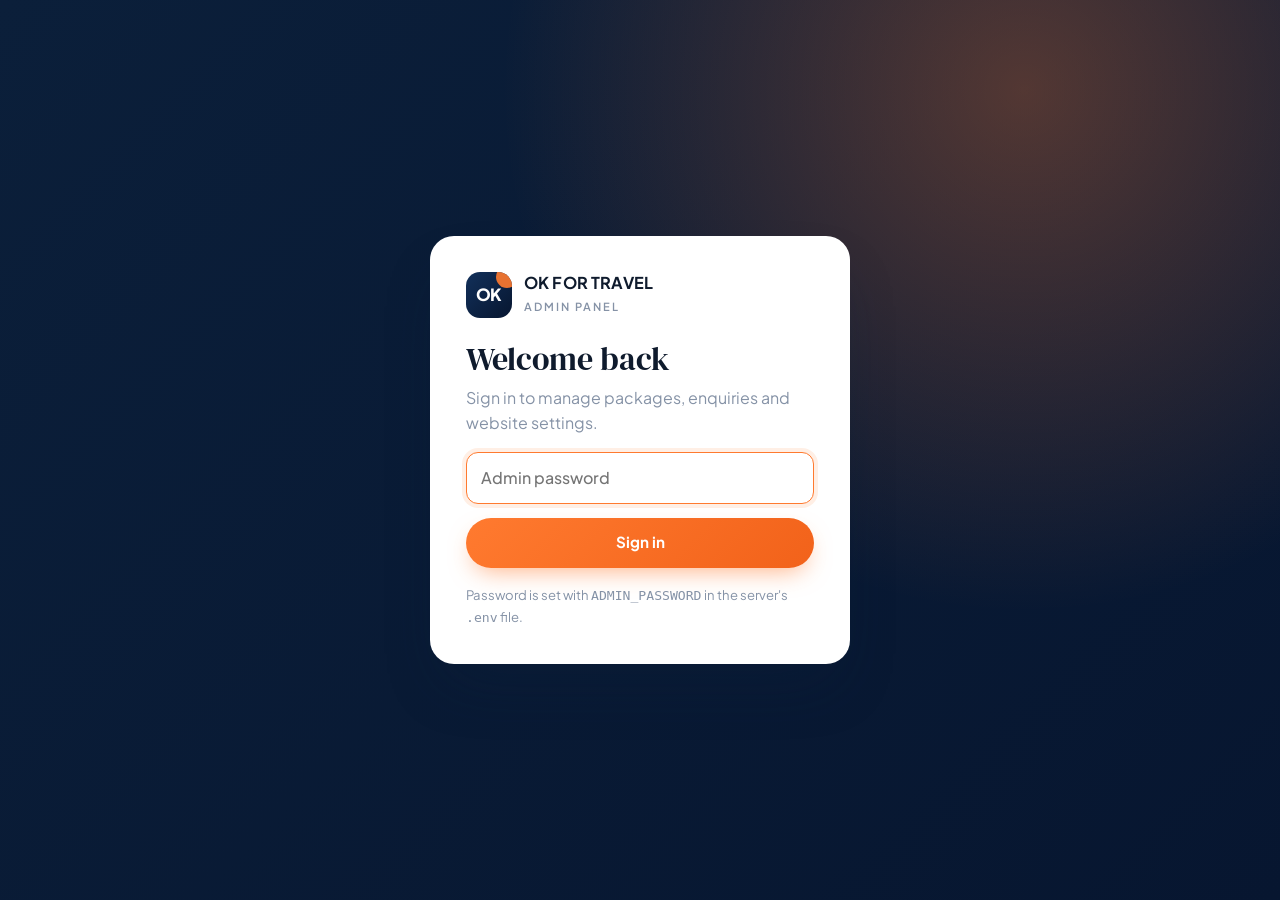
<file: admin.html>
<!doctype html>
<html lang="en">
<head>
  <meta charset="utf-8">
  <meta name="viewport" content="width=device-width, initial-scale=1">
  <meta name="robots" content="noindex">
  <title>Admin — OK FOR TRAVEL AND TOURISM CO</title>
  <link rel="preconnect" href="https://fonts.googleapis.com">
  <link rel="preconnect" href="https://fonts.gstatic.com" crossorigin>
  <link href="https://fonts.googleapis.com/css2?family=DM+Serif+Display&family=Plus+Jakarta+Sans:wght@400;500;600;700;800&display=swap" rel="stylesheet">
  <link rel="stylesheet" href="css/style.css">
  <style>
    body { background: var(--bg-soft); }
    .login { min-height: 100vh; display: grid; place-items: center; padding: 20px; background: radial-gradient(circle at 80% 10%, rgba(255,122,47,.3), transparent 40%), linear-gradient(135deg, var(--navy-800), var(--navy-900)); }
    .login-card { background: #fff; border-radius: 24px; padding: 36px; width: min(420px, 100%); box-shadow: var(--shadow-lg); }
    .login-card h1 { font-family: var(--display); font-weight: 400; font-size: 2rem; margin: 22px 0 6px; }
    .admin { display: none; grid-template-columns: 250px 1fr; min-height: 100vh; }
    .admin.show { display: grid; }
    .side { background: var(--navy-900); color: #b8c4d9; padding: 22px 16px; position: sticky; top: 0; height: 100vh; display: flex; flex-direction: column; gap: 4px; }
    .side .brand { margin-bottom: 26px; padding: 0 8px; }
    .side .brand-text strong { color: #fff; font-size: .9rem; }
    .side button, .side a.side-link { display: flex; align-items: center; gap: 12px; padding: 11px 14px; border-radius: 12px; font-weight: 600; font-size: .92rem; color: #b8c4d9; text-align: left; transition: all .2s; width: 100%; }
    .side button:hover, .side a.side-link:hover { background: rgba(255,255,255,.06); color: #fff; }
    .side button.active { background: var(--accent); color: #fff; }
    .side .spacer { flex: 1; }
    .side .count { margin-left: auto; background: rgba(255,255,255,.12); padding: 1px 8px; border-radius: 999px; font-size: .75rem; }
    main.content { padding: 28px clamp(16px, 3vw, 40px); min-width: 0; }
    .topline { display: flex; justify-content: space-between; align-items: center; gap: 16px; margin-bottom: 24px; flex-wrap: wrap; }
    .topline h1 { margin: 0; font-size: 1.6rem; }
    .topline p { margin: 2px 0 0; color: var(--muted); }
    .view { display: none; animation: fadeUp .35s var(--ease); }
    .view.active { display: block; }
    .cards4 { display: grid; grid-template-columns: repeat(4, 1fr); gap: 16px; margin-bottom: 24px; }
    .kpi { background: #fff; border-radius: 18px; padding: 20px; border: 1px solid var(--line); display: flex; gap: 14px; align-items: center; }
    .kpi .ic { width: 48px; height: 48px; border-radius: 14px; display: grid; place-items: center; color: #fff; font-size: 1.2rem; }
    .kpi b { display: block; font-size: 1.6rem; color: var(--ink); line-height: 1.1; }
    .kpi small { color: var(--muted); font-weight: 600; }
    .panel { background: #fff; border-radius: 18px; border: 1px solid var(--line); padding: 20px; }
    .panel h3 { font-size: 1.05rem; }
    .pkg-rows { display: grid; gap: 12px; }
    .pkg-row { background: #fff; border: 1px solid var(--line); border-radius: 16px; padding: 12px; display: grid; grid-template-columns: auto 92px 1fr auto auto; gap: 16px; align-items: center; transition: box-shadow .2s; }
    .pkg-row:hover { box-shadow: var(--shadow-sm); }
    .pkg-row.inactive { opacity: .55; }
    .pkg-row img { width: 92px; height: 68px; object-fit: cover; border-radius: 10px; background: var(--line); }
    .pkg-row h4 { margin: 0 0 2px; font-size: 1rem; }
    .pkg-row small { color: var(--muted); }
    .pkg-row .price { font-weight: 800; color: var(--ink); font-size: 1.1rem; text-align: right; }
    .row-actions { display: flex; gap: 6px; }
    .row-actions .icon-btn { width: 36px; height: 36px; }
    .row-actions .icon-btn.danger:hover { border-color: #e53e3e; color: #e53e3e; }
    .move { display: grid; gap: 2px; }
    .move button { width: 28px; height: 22px; border-radius: 6px; color: var(--muted); display: grid; place-items: center; }
    .move button:hover { background: var(--bg-soft); color: var(--ink); }
    .switch { position: relative; display: inline-flex; align-items: center; gap: 8px; cursor: pointer; font-size: .82rem; font-weight: 600; color: var(--muted); }
    .switch input { display: none; }
    .switch i { width: 38px; height: 22px; border-radius: 999px; background: var(--line); position: relative; transition: background .2s; }
    .switch i::after { content: ""; position: absolute; left: 3px; top: 3px; width: 16px; height: 16px; border-radius: 50%; background: #fff; transition: transform .2s; box-shadow: 0 1px 3px rgba(0,0,0,.2); }
    .switch input:checked + i { background: var(--wa); }
    .switch input:checked + i::after { transform: translateX(16px); }
    .toggles { display: grid; gap: 6px; }

    .drawer { position: fixed; inset: 0; z-index: 100; visibility: hidden; }
    .drawer.open { visibility: visible; }
    .drawer .modal-backdrop { opacity: 0; transition: opacity .3s; }
    .drawer.open .modal-backdrop { opacity: 1; }
    .drawer-box { position: absolute; right: 0; top: 0; bottom: 0; width: min(760px, 100%); background: #fff; transform: translateX(100%); transition: transform .4s var(--ease); display: flex; flex-direction: column; }
    .drawer.open .drawer-box { transform: none; }
    .drawer-head, .drawer-foot { padding: 18px 24px; border-bottom: 1px solid var(--line); display: flex; justify-content: space-between; align-items: center; gap: 10px; }
    .drawer-foot { border-top: 1px solid var(--line); border-bottom: 0; }
    .drawer-head h3 { margin: 0; }
    .drawer-body { padding: 24px; overflow: auto; flex: 1; }
    .fg { display: grid; grid-template-columns: repeat(4, 1fr); gap: 14px; }
    .fg .c2 { grid-column: span 2; } .fg .c4 { grid-column: 1 / -1; }
    .fl label { display: block; font-size: .78rem; font-weight: 700; color: var(--ink); margin-bottom: 6px; }
    .fl small { color: var(--muted); font-weight: 500; }
    .img-prev { grid-column: 1 / -1; display: flex; gap: 14px; align-items: center; }
    .img-prev img { width: 180px; height: 120px; object-fit: cover; border-radius: 12px; background: var(--line); }
    .section-title { grid-column: 1 / -1; font-size: .78rem; text-transform: uppercase; letter-spacing: .12em; color: var(--accent-600); font-weight: 800; margin: 10px 0 -4px; }

    .enq { background: #fff; border: 1px solid var(--line); border-radius: 16px; padding: 16px 18px; margin-bottom: 12px; display: grid; grid-template-columns: 1fr auto; gap: 14px; }
    .enq pre { white-space: pre-wrap; font-family: inherit; margin: 8px 0 0; color: var(--ink); font-size: .92rem; }
    .enq .meta { display: flex; gap: 10px; flex-wrap: wrap; align-items: center; font-size: .8rem; color: var(--muted); }
    .empty-sm { text-align: center; padding: 40px; color: var(--muted); background: #fff; border-radius: 16px; border: 1px dashed var(--line); }

    @media (max-width: 960px) {
      .admin.show { grid-template-columns: 1fr; }
      .side { position: static; height: auto; flex-direction: row; flex-wrap: wrap; padding: 12px; }
      .side .brand { width: 100%; margin-bottom: 8px; }
      .side button, .side a.side-link { width: auto; }
      .side .spacer { display: none; }
      .cards4 { grid-template-columns: 1fr 1fr; }
      .pkg-row { grid-template-columns: 70px 1fr; }
      .pkg-row .move { display: none; }
      .pkg-row img { width: 70px; height: 56px; }
      .pkg-row .toggles, .pkg-row .row-actions { grid-column: 1 / -1; }
      .toggles { grid-auto-flow: column; justify-content: start; gap: 16px; }
      .fg { grid-template-columns: 1fr 1fr; }
      .fg .c2 { grid-column: 1 / -1; }
    }
  </style>
</head>
<body>

<!-- Login -->
<div class="login" id="loginView">
  <form class="login-card" id="loginForm">
    <div class="brand"><div class="brand-mark"><span>OK</span></div><div class="brand-text"><strong>OK FOR TRAVEL</strong><small>Admin panel</small></div></div>
    <h1>Welcome back</h1>
    <p style="color:var(--muted)">Sign in to manage packages, enquiries and website settings.</p>
    <input class="inp" type="password" id="pwd" placeholder="Admin password" required autofocus>
    <button class="btn btn-primary btn-block" style="margin-top:14px" type="submit">Sign in</button>
    <p style="margin:16px 0 0;font-size:.82rem;color:var(--muted)">Password is set with <code>ADMIN_PASSWORD</code> in the server's <code>.env</code> file.</p>
  </form>
</div>

<!-- Admin app -->
<div class="admin" id="adminView">
  <aside class="side">
    <a href="/" class="brand"><div class="brand-mark"><span>OK</span></div><div class="brand-text"><strong>OK FOR TRAVEL</strong></div></a>
    <button data-view="dashboard" class="active"><svg class="i" data-icon="grid"></svg>Dashboard</button>
    <button data-view="packages"><svg class="i" data-icon="palm"></svg>Packages<span class="count" id="cntPkg">0</span></button>
    <button data-view="enquiries"><svg class="i" data-icon="inbox"></svg>Enquiries<span class="count" id="cntEnq">0</span></button>
    <button data-view="settings"><svg class="i" data-icon="settings"></svg>Settings</button>
    <div class="spacer"></div>
    <a href="/" target="_blank" class="side-link"><svg class="i" data-icon="ext"></svg>View website</a>
    <button id="logout"><svg class="i" data-icon="logout"></svg>Sign out</button>
  </aside>

  <main class="content">
    <!-- Dashboard -->
    <section class="view active" data-view="dashboard">
      <div class="topline"><div><h1>Dashboard</h1><p>Overview of your travel business.</p></div>
        <button class="btn btn-primary btn-sm" data-new-pkg><svg class="i" data-icon="plus"></svg>New package</button></div>
      <div class="cards4">
        <div class="kpi"><div class="ic" style="background:var(--accent)"><svg class="i" data-icon="palm"></svg></div><div><b id="kTotal">0</b><small>Total packages</small></div></div>
        <div class="kpi"><div class="ic" style="background:var(--teal)"><svg class="i" data-icon="eye"></svg></div><div><b id="kActive">0</b><small>Live on website</small></div></div>
        <div class="kpi"><div class="ic" style="background:var(--wa)"><svg class="i" data-icon="whatsapp"></svg></div><div><b id="kEnq">0</b><small>WhatsApp enquiries</small></div></div>
        <div class="kpi"><div class="ic" style="background:var(--navy-700)"><svg class="i" data-icon="plane"></svg></div><div><b id="kProv" style="font-size:1.1rem">—</b><small>Flight fare source</small></div></div>
      </div>
      <div class="panel">
        <div class="topline" style="margin-bottom:12px"><h3 style="margin:0">Latest enquiries</h3><button class="btn btn-ghost btn-sm" data-goto="enquiries">View all</button></div>
        <div id="dashEnq"></div>
      </div>
    </section>

    <!-- Packages -->
    <section class="view" data-view="packages">
      <div class="topline"><div><h1>Packages</h1><p>Add, edit, reorder and publish holiday packages.</p></div>
        <div style="display:flex;gap:8px;flex-wrap:wrap">
          <button class="btn btn-ghost btn-sm" id="exportBtn"><svg class="i" data-icon="download"></svg>Export</button>
          <label class="btn btn-ghost btn-sm"><svg class="i" data-icon="upload"></svg>Import<input type="file" accept="application/json" id="importInput" hidden></label>
          <button class="btn btn-primary btn-sm" data-new-pkg><svg class="i" data-icon="plus"></svg>New package</button>
        </div></div>
      <label class="input-ic" style="margin-bottom:16px;max-width:360px"><svg class="i" data-icon="search"></svg><input id="admSearch" placeholder="Search packages…"></label>
      <div class="pkg-rows" id="pkgRows"></div>
    </section>

    <!-- Enquiries -->
    <section class="view" data-view="enquiries">
      <div class="topline"><div><h1>Enquiries</h1><p>Every WhatsApp click from the website is logged here.</p></div>
        <button class="btn btn-ghost btn-sm" id="refreshEnq"><svg class="i" data-icon="refresh"></svg>Refresh</button></div>
      <div id="enqList"></div>
    </section>

    <!-- Settings -->
    <section class="view" data-view="settings">
      <div class="topline"><div><h1>Settings</h1><p>Company details, WhatsApp number and homepage content.</p></div>
        <button class="btn btn-primary btn-sm" form="settingsForm" type="submit"><svg class="i" data-icon="save"></svg>Save settings</button></div>
      <form class="panel" id="settingsForm">
        <div class="fg">
          <div class="section-title">Company</div>
          <div class="fl c2"><label>Company name</label><input class="inp" name="companyName"></div>
          <div class="fl c2"><label>Short name <small>(logo & chat header)</small></label><input class="inp" name="shortName"></div>
          <div class="fl c4"><label>Tagline</label><input class="inp" name="tagline"></div>
          <div class="section-title">Contact & WhatsApp</div>
          <div class="fl c2"><label>WhatsApp number <small>(international format, digits only, e.g. 971501234567)</small></label><input class="inp" name="whatsapp" inputmode="numeric" pattern="[0-9 +]{8,20}" required></div>
          <div class="fl c2"><label>Phone (display)</label><input class="inp" name="phone"></div>
          <div class="fl c2"><label>Email</label><input class="inp" name="email" type="email"></div>
          <div class="fl c2"><label>Address</label><input class="inp" name="address"></div>
          <div class="fl"><label>Currency code</label><input class="inp" name="currency" maxlength="3" placeholder="USD"></div>
          <div class="fl"><label>Currency symbol</label><input class="inp" name="currencySymbol" placeholder="$"></div>
          <div class="fl c2" style="align-self:end"><button type="button" class="btn btn-wa btn-sm" id="testWa"><svg class="i" data-icon="whatsapp"></svg>Test WhatsApp link</button></div>
          <div class="section-title">Homepage hero</div>
          <div class="fl c4"><label>Headline <small>(last word is highlighted)</small></label><input class="inp" name="heroTitle"></div>
          <div class="fl c4"><label>Sub-headline</label><textarea class="inp" name="heroSubtitle"></textarea></div>
          <div class="fl c4"><label>Background image URL</label><input class="inp" name="heroImage"></div>
          <div class="section-title">Social links</div>
          <div class="fl"><label>Facebook</label><input class="inp" name="social.facebook"></div>
          <div class="fl"><label>Instagram</label><input class="inp" name="social.instagram"></div>
          <div class="fl"><label>TikTok</label><input class="inp" name="social.tiktok"></div>
          <div class="fl"><label>YouTube</label><input class="inp" name="social.youtube"></div>
          <div class="section-title">Stats counters</div>
          <div class="fl c4" id="statsFields"></div>
        </div>
      </form>
    </section>
  </main>
</div>

<!-- Package editor drawer -->
<div class="drawer" id="drawer">
  <div class="modal-backdrop" data-drawer-close></div>
  <form class="drawer-box" id="pkgForm">
    <div class="drawer-head"><h3 id="drawerTitle">New package</h3><button type="button" class="icon-btn" data-drawer-close aria-label="Close"><svg class="i" data-icon="x"></svg></button></div>
    <div class="drawer-body">
      <div class="fg">
        <div class="fl c4"><label>Package title *</label><input class="inp" name="title" required></div>
        <div class="fl c2"><label>Destination *</label><input class="inp" name="destination" required></div>
        <div class="fl c2"><label>Category *</label><input class="inp" name="category" list="catList" required><datalist id="catList"></datalist></div>
        <div class="fl"><label>Days</label><input class="inp" name="days" type="number" min="1" required></div>
        <div class="fl"><label>Nights</label><input class="inp" name="nights" type="number" min="0" required></div>
        <div class="fl"><label>Price / person *</label><input class="inp" name="price" type="number" min="0" step="1" required></div>
        <div class="fl"><label>Old price <small>(strike)</small></label><input class="inp" name="oldPrice" type="number" min="0" step="1"></div>
        <div class="fl"><label>Rating</label><input class="inp" name="rating" type="number" min="0" max="5" step="0.1"></div>
        <div class="fl"><label>Badge</label><input class="inp" name="badge" placeholder="Best Seller"></div>
        <div class="fl c2" style="display:flex;gap:20px;align-items:end;padding-bottom:10px">
          <label class="switch"><input type="checkbox" name="active"><i></i>Live on site</label>
          <label class="switch"><input type="checkbox" name="featured"><i></i>Featured</label>
        </div>
        <div class="fl c4"><label>Image URL</label><input class="inp" name="image" placeholder="https://…"></div>
        <div class="img-prev"><img id="imgPrev" alt="Preview"><label class="btn btn-ghost btn-sm"><svg class="i" data-icon="upload"></svg>Upload image<input type="file" accept="image/*" id="imgUpload" hidden></label></div>
        <div class="fl c4"><label>Description</label><textarea class="inp" name="description" rows="3"></textarea></div>
        <div class="fl c2"><label>Inclusions <small>(one per line)</small></label><textarea class="inp" name="inclusions" rows="7"></textarea></div>
        <div class="fl c2"><label>Itinerary <small>(one day per line)</small></label><textarea class="inp" name="itinerary" rows="7"></textarea></div>
      </div>
    </div>
    <div class="drawer-foot">
      <button type="button" class="btn btn-ghost" data-drawer-close>Cancel</button>
      <button type="submit" class="btn btn-primary"><svg class="i" data-icon="save"></svg>Save package</button>
    </div>
  </form>
</div>

<div class="toast-wrap" id="toasts"></div>
<script src="js/icons.js"></script>
<script src="js/admin.js"></script>
</body>
</html>
</file>
<file: css/style.css>
/* OK FOR TRAVEL AND TOURISM CO — main stylesheet */
:root {
  --navy-900: #071630;
  --navy-800: #0b1f3a;
  --navy-700: #12305a;
  --navy-600: #1b437a;
  --accent: #ff7a2f;
  --accent-600: #f2621a;
  --accent-50: #fff3eb;
  --gold: #f5b83d;
  --teal: #12b5a5;
  --wa: #25d366;
  --wa-dark: #128c7e;
  --ink: #0f1b2d;
  --body: #4a5568;
  --muted: #8592a6;
  --line: #e6eaf0;
  --bg: #ffffff;
  --bg-soft: #f6f8fb;
  --card: #ffffff;
  --radius: 18px;
  --radius-sm: 12px;
  --shadow-sm: 0 2px 8px rgba(11, 31, 58, .06);
  --shadow: 0 12px 32px -12px rgba(11, 31, 58, .18);
  --shadow-lg: 0 30px 60px -20px rgba(11, 31, 58, .35);
  --font: "Plus Jakarta Sans", system-ui, -apple-system, "Segoe UI", sans-serif;
  --display: "DM Serif Display", Georgia, serif;
  --ease: cubic-bezier(.2, .8, .2, 1);
}

*, *::before, *::after { box-sizing: border-box; }
html { scroll-behavior: smooth; scroll-padding-top: 90px; }
body {
  margin: 0;
  font-family: var(--font);
  color: var(--body);
  background: var(--bg);
  line-height: 1.6;
  -webkit-font-smoothing: antialiased;
  overflow-x: hidden;
}
img { max-width: 100%; display: block; }
a { color: inherit; text-decoration: none; }
button, input, select, textarea { font: inherit; color: inherit; }
button { cursor: pointer; border: 0; background: none; }
h1, h2, h3, h4 { color: var(--ink); line-height: 1.2; margin: 0 0 .5em; }
p { margin: 0 0 1em; }
.container { width: min(1240px, 100% - 32px); margin-inline: auto; }
.sr-only { position: absolute; width: 1px; height: 1px; overflow: hidden; clip: rect(0 0 0 0); }
svg.i { width: 1.15em; height: 1.15em; flex: none; stroke: currentColor; fill: none; stroke-width: 2; stroke-linecap: round; stroke-linejoin: round; }

/* ---------- buttons ---------- */
.btn {
  display: inline-flex; align-items: center; justify-content: center; gap: .55em;
  padding: .85em 1.5em; border-radius: 999px; font-weight: 700; font-size: .95rem;
  transition: transform .25s var(--ease), box-shadow .25s var(--ease), background .25s;
  white-space: nowrap;
}
.btn:hover { transform: translateY(-2px); }
.btn:active { transform: translateY(0); }
.btn-primary { background: linear-gradient(135deg, var(--accent), var(--accent-600)); color: #fff; box-shadow: 0 10px 24px -8px rgba(255, 122, 47, .6); }
.btn-primary:hover { box-shadow: 0 16px 30px -10px rgba(255, 122, 47, .75); }
.btn-wa { background: var(--wa); color: #fff; box-shadow: 0 10px 24px -10px rgba(37, 211, 102, .7); }
.btn-wa:hover { background: #1ebe5b; }
.btn-ghost { border: 1.5px solid var(--line); color: var(--ink); background: #fff; }
.btn-ghost:hover { border-color: var(--navy-700); }
.btn-light { background: rgba(255, 255, 255, .14); color: #fff; border: 1px solid rgba(255, 255, 255, .3); backdrop-filter: blur(8px); }
.btn-sm { padding: .6em 1.1em; font-size: .85rem; }
.btn-block { width: 100%; }

/* ---------- top bar & nav ---------- */
.topbar { background: var(--navy-900); color: #b8c4d9; font-size: .82rem; }
.topbar .container { display: flex; justify-content: space-between; align-items: center; gap: 16px; padding: 8px 0; }
.topbar a { display: inline-flex; align-items: center; gap: 6px; transition: color .2s; }
.topbar a:hover { color: #fff; }
.topbar-left, .topbar-right { display: flex; gap: 20px; align-items: center; }

.nav {
  position: sticky; top: 0; z-index: 50;
  background: rgba(255, 255, 255, .86); backdrop-filter: saturate(1.6) blur(14px);
  border-bottom: 1px solid transparent; transition: box-shadow .3s, border-color .3s;
}
.nav.scrolled { box-shadow: var(--shadow-sm); border-color: var(--line); }
.nav .container { display: flex; align-items: center; justify-content: space-between; height: 76px; gap: 20px; }
.brand { display: flex; align-items: center; gap: 12px; }
.brand-mark {
  width: 46px; height: 46px; border-radius: 14px; display: grid; place-items: center;
  background: linear-gradient(135deg, var(--navy-700), var(--navy-900)); color: #fff;
  font-weight: 800; font-size: 1.05rem; letter-spacing: -.02em; position: relative; overflow: hidden;
}
.brand-mark::after { content: ""; position: absolute; width: 22px; height: 22px; border-radius: 50%; background: var(--accent); right: -6px; top: -6px; opacity: .9; }
.brand-mark span { position: relative; z-index: 1; }
.brand-text strong { display: block; color: var(--ink); font-size: 1.02rem; letter-spacing: .01em; line-height: 1.1; }
.brand-text small { color: var(--muted); font-size: .7rem; letter-spacing: .18em; text-transform: uppercase; font-weight: 600; }
.nav-links { display: flex; gap: 4px; list-style: none; margin: 0; padding: 0; }
.nav-links a { padding: 8px 14px; border-radius: 999px; font-weight: 600; font-size: .92rem; color: var(--ink); transition: background .2s, color .2s; }
.nav-links a:hover, .nav-links a.active { background: var(--accent-50); color: var(--accent-600); }
.nav-cta { display: flex; gap: 10px; align-items: center; }
.menu-toggle { display: none; width: 44px; height: 44px; border-radius: 12px; border: 1px solid var(--line); place-items: center; color: var(--ink); }

/* ---------- hero ---------- */
.hero { position: relative; min-height: 720px; display: flex; align-items: center; color: #fff; isolation: isolate; padding: 80px 0 140px; }
.hero-bg { position: absolute; inset: 0; z-index: -2; background-size: cover; background-position: center; transform: scale(1.08); animation: heroZoom 20s ease-out forwards; }
@keyframes heroZoom { to { transform: scale(1); } }
.hero::before { content: ""; position: absolute; inset: 0; z-index: -1; background: linear-gradient(100deg, rgba(7, 22, 48, .92) 0%, rgba(7, 22, 48, .65) 45%, rgba(7, 22, 48, .2) 100%); }
.hero-content { max-width: 680px; }
.eyebrow {
  display: inline-flex; align-items: center; gap: 8px; padding: 6px 14px 6px 6px; border-radius: 999px;
  background: rgba(255, 255, 255, .12); border: 1px solid rgba(255, 255, 255, .22); font-size: .82rem; font-weight: 600;
  backdrop-filter: blur(6px); margin-bottom: 22px;
}
.eyebrow b { background: var(--accent); color: #fff; padding: 3px 10px; border-radius: 999px; font-size: .72rem; letter-spacing: .05em; }
.hero h1 { color: #fff; font-family: var(--display); font-weight: 400; font-size: clamp(2.6rem, 6vw, 4.6rem); line-height: 1.04; letter-spacing: -.01em; }
.hero h1 em { font-style: italic; color: var(--gold); }
.hero p.lead { font-size: 1.12rem; color: #d6deeb; max-width: 560px; margin-bottom: 30px; }
.hero-actions { display: flex; gap: 12px; flex-wrap: wrap; }
.hero-trust { display: flex; gap: 22px; margin-top: 36px; align-items: center; flex-wrap: wrap; font-size: .88rem; color: #c9d3e3; }
.avatars { display: flex; }
.avatars span { width: 36px; height: 36px; border-radius: 50%; border: 2px solid var(--navy-800); margin-left: -10px; display: grid; place-items: center; font-size: .75rem; font-weight: 700; color: #fff; }
.avatars span:first-child { margin-left: 0; }
.stars { color: var(--gold); letter-spacing: 2px; }

.hero-float { position: absolute; right: 6%; top: 22%; display: grid; gap: 14px; }
.float-card {
  background: rgba(255, 255, 255, .95); color: var(--ink); border-radius: 16px; padding: 14px 16px;
  box-shadow: var(--shadow-lg); display: flex; gap: 12px; align-items: center; min-width: 240px;
  animation: floaty 6s ease-in-out infinite;
}
.float-card:nth-child(2) { animation-delay: -3s; margin-left: 50px; }
.float-card .ic { width: 42px; height: 42px; border-radius: 12px; display: grid; place-items: center; background: var(--accent-50); color: var(--accent-600); }
.float-card small { color: var(--muted); display: block; font-size: .75rem; }
.float-card strong { font-size: .95rem; }
@keyframes floaty { 50% { transform: translateY(-12px); } }

/* ---------- search engine ---------- */
.search-wrap { position: relative; z-index: 5; margin-top: -110px; }
.search-card { background: #fff; border-radius: 24px; box-shadow: var(--shadow-lg); padding: 10px 26px 26px; }
.search-tabs { display: flex; gap: 6px; border-bottom: 1px solid var(--line); margin: 0 -26px 22px; padding: 0 20px; overflow-x: auto; }
.search-tab { display: flex; align-items: center; gap: 8px; padding: 16px 18px 14px; font-weight: 700; color: var(--muted); border-bottom: 3px solid transparent; margin-bottom: -1px; transition: color .2s, border-color .2s; white-space: nowrap; }
.search-tab.active, .search-tab:hover { color: var(--accent-600); }
.search-tab.active { border-color: var(--accent); }
.search-pane { display: none; }
.search-pane.active { display: block; animation: fadeUp .4s var(--ease); }
.trip-types { display: flex; gap: 8px; margin-bottom: 16px; flex-wrap: wrap; }
.chip-radio input { display: none; }
.chip-radio span { display: inline-block; padding: 7px 16px; border-radius: 999px; border: 1.5px solid var(--line); font-weight: 600; font-size: .86rem; transition: all .2s; cursor: pointer; }
.chip-radio input:checked + span { background: var(--navy-800); border-color: var(--navy-800); color: #fff; }
.search-grid { display: grid; grid-template-columns: 1.3fr auto 1.3fr 1fr 1fr 1.15fr auto; gap: 10px; align-items: stretch; }
.field { position: relative; border: 1.5px solid var(--line); border-radius: 14px; padding: 10px 14px; transition: border-color .2s, box-shadow .2s; background: #fff; min-width: 0; }
.field:focus-within { border-color: var(--accent); box-shadow: 0 0 0 4px rgba(255, 122, 47, .12); }
.field label { display: block; font-size: .72rem; font-weight: 700; color: var(--muted); text-transform: uppercase; letter-spacing: .08em; }
.field input, .field select, .field .field-btn { width: 100%; border: 0; outline: 0; background: none; font-weight: 700; color: var(--ink); font-size: 1rem; padding: 2px 0 0; text-align: left; }
.field .sub { display: block; font-size: .76rem; color: var(--muted); white-space: nowrap; overflow: hidden; text-overflow: ellipsis; }
.field.disabled { opacity: .45; pointer-events: none; }
.swap-btn { align-self: center; width: 42px; height: 42px; border-radius: 50%; border: 1.5px solid var(--line); background: #fff; display: grid; place-items: center; color: var(--navy-700); transition: transform .35s var(--ease), border-color .2s; }
.swap-btn:hover { transform: rotate(180deg); border-color: var(--accent); color: var(--accent); }
.search-btn { padding: 0 28px; border-radius: 14px; font-size: 1rem; }
.search-foot { display: flex; justify-content: space-between; align-items: center; gap: 12px; margin-top: 14px; font-size: .82rem; color: var(--muted); flex-wrap: wrap; }
.provider-pill { display: inline-flex; align-items: center; gap: 6px; padding: 4px 10px; border-radius: 999px; background: var(--bg-soft); font-weight: 600; }
.provider-pill .dot { width: 8px; height: 8px; border-radius: 50%; background: var(--gold); }
.provider-pill.live .dot { background: var(--wa); box-shadow: 0 0 0 4px rgba(37, 211, 102, .2); animation: pulse 2s infinite; }

/* autocomplete */
.ac-list {
  position: absolute; top: calc(100% + 8px); left: 0; width: max(100%, 340px); max-height: 340px; overflow: auto;
  background: #fff; border-radius: 14px; box-shadow: var(--shadow-lg); border: 1px solid var(--line); z-index: 30; padding: 6px; display: none;
}
.ac-list.open { display: block; animation: fadeUp .2s var(--ease); }
.ac-item { display: flex; gap: 12px; align-items: center; padding: 10px; border-radius: 10px; cursor: pointer; }
.ac-item:hover, .ac-item.hl { background: var(--accent-50); }
.ac-code { width: 46px; height: 36px; border-radius: 8px; background: var(--navy-800); color: #fff; display: grid; place-items: center; font-weight: 800; font-size: .82rem; flex: none; }
.ac-item strong { display: block; color: var(--ink); font-size: .92rem; }
.ac-item small { color: var(--muted); font-size: .78rem; }

/* travellers popover */
.pop { position: absolute; top: calc(100% + 8px); right: 0; width: 300px; background: #fff; border-radius: 16px; box-shadow: var(--shadow-lg); border: 1px solid var(--line); padding: 16px; z-index: 30; display: none; }
.pop.open { display: block; animation: fadeUp .2s var(--ease); }
.counter-row { display: flex; justify-content: space-between; align-items: center; padding: 8px 0; }
.counter-row strong { color: var(--ink); display: block; font-size: .95rem; }
.counter-row small { color: var(--muted); }
.counter { display: flex; align-items: center; gap: 12px; }
.counter button { width: 34px; height: 34px; border-radius: 50%; border: 1.5px solid var(--line); font-weight: 700; color: var(--ink); transition: all .2s; }
.counter button:hover { border-color: var(--accent); color: var(--accent); }
.counter output { min-width: 18px; text-align: center; font-weight: 800; color: var(--ink); }
.cabin-opts { display: grid; grid-template-columns: 1fr 1fr; gap: 8px; margin-top: 10px; }
.cabin-opts label { cursor: pointer; }
.cabin-opts input { display: none; }
.cabin-opts span { display: block; text-align: center; padding: 8px; border-radius: 10px; border: 1.5px solid var(--line); font-size: .82rem; font-weight: 600; }
.cabin-opts input:checked + span { border-color: var(--accent); background: var(--accent-50); color: var(--accent-600); }

.enquiry-grid { display: grid; grid-template-columns: repeat(4, 1fr) auto; gap: 10px; }

/* ---------- stats ---------- */
.stats { padding: 64px 0 24px; }
.stats-grid { display: grid; grid-template-columns: repeat(4, 1fr); gap: 20px; }
.stat { text-align: center; padding: 22px 12px; border-radius: var(--radius); background: var(--bg-soft); transition: transform .3s var(--ease), background .3s; }
.stat:hover { transform: translateY(-4px); background: var(--accent-50); }
.stat b { display: block; font-size: clamp(1.8rem, 3vw, 2.4rem); color: var(--navy-800); font-weight: 800; letter-spacing: -.02em; }
.stat span { font-size: .9rem; font-weight: 600; color: var(--muted); }

/* ---------- sections ---------- */
section { position: relative; }
.section { padding: 96px 0; }
.section-soft { background: var(--bg-soft); }
.section-head { display: flex; justify-content: space-between; align-items: end; gap: 24px; margin-bottom: 44px; flex-wrap: wrap; }
.section-head.center { flex-direction: column; align-items: center; text-align: center; }
.kicker { display: inline-flex; align-items: center; gap: 8px; color: var(--accent-600); font-weight: 700; font-size: .82rem; text-transform: uppercase; letter-spacing: .16em; margin-bottom: 10px; }
.kicker::before { content: ""; width: 24px; height: 2px; background: currentColor; border-radius: 2px; }
.section-head h2 { font-family: var(--display); font-weight: 400; font-size: clamp(2rem, 4vw, 3rem); margin: 0; }
.section-head p { max-width: 520px; margin: 10px 0 0; }

/* ---------- flight results ---------- */
#flights-results { display: none; }
#flights-results.show { display: block; }
.results-layout { display: grid; grid-template-columns: 280px 1fr; gap: 28px; align-items: start; }
.filter-toggle { display: none; }
.filters { background: #fff; border-radius: var(--radius); padding: 22px; box-shadow: var(--shadow-sm); border: 1px solid var(--line); position: sticky; top: 96px; }
.filters h4 { font-size: .8rem; text-transform: uppercase; letter-spacing: .1em; color: var(--muted); margin: 20px 0 10px; }
.filters h4:first-child { margin-top: 0; }
.check { display: flex; align-items: center; justify-content: space-between; gap: 10px; padding: 6px 0; cursor: pointer; font-weight: 600; font-size: .9rem; color: var(--ink); }
.check span { display: flex; align-items: center; gap: 10px; }
.check input { width: 18px; height: 18px; accent-color: var(--accent); }
.check small { color: var(--muted); font-weight: 600; }
input[type=range] { width: 100%; accent-color: var(--accent); }
.range-label { display: flex; justify-content: space-between; font-size: .82rem; font-weight: 700; color: var(--ink); }
.results-summary { display: flex; justify-content: space-between; align-items: center; gap: 12px; margin-bottom: 16px; flex-wrap: wrap; }
.results-summary h3 { margin: 0; font-size: 1.25rem; }
.results-summary small { color: var(--muted); }
.sort-tabs { display: grid; grid-template-columns: repeat(3, 1fr); background: #fff; border-radius: 14px; border: 1px solid var(--line); overflow: hidden; margin-bottom: 16px; }
.sort-tab { padding: 12px 14px; text-align: left; border-right: 1px solid var(--line); transition: background .2s; }
.sort-tab:last-child { border-right: 0; }
.sort-tab strong { display: block; color: var(--ink); font-size: .9rem; }
.sort-tab small { color: var(--muted); font-size: .8rem; }
.sort-tab.active { background: var(--navy-800); }
.sort-tab.active strong, .sort-tab.active small { color: #fff; }
.notice { padding: 12px 16px; border-radius: 12px; background: #fff8e6; color: #8a5a00; font-size: .88rem; margin-bottom: 16px; display: flex; gap: 10px; align-items: center; }

.flight-card {
  background: #fff; border-radius: var(--radius); border: 1px solid var(--line); padding: 20px 22px; margin-bottom: 14px;
  display: grid; grid-template-columns: 1fr auto; gap: 20px; align-items: center;
  transition: transform .25s var(--ease), box-shadow .25s var(--ease), border-color .25s;
  animation: fadeUp .45s var(--ease) both;
}
.flight-card:hover { transform: translateY(-3px); box-shadow: var(--shadow); border-color: transparent; }
.fc-main { display: grid; grid-template-columns: 170px 1fr; gap: 20px; align-items: center; }
.airline { display: flex; align-items: center; gap: 12px; }
.airline-logo { width: 46px; height: 46px; border-radius: 12px; background: var(--bg-soft); display: grid; place-items: center; overflow: hidden; flex: none; font-weight: 800; color: var(--navy-700); font-size: .85rem; }
.airline-logo img { width: 100%; height: 100%; object-fit: contain; padding: 4px; }
.airline strong { display: block; color: var(--ink); font-size: .92rem; line-height: 1.2; }
.airline small { color: var(--muted); font-size: .78rem; }
.route { display: grid; grid-template-columns: auto 1fr auto; gap: 16px; align-items: center; }
.route .t { text-align: center; }
.route .t b { display: block; font-size: 1.35rem; color: var(--ink); font-weight: 800; letter-spacing: -.02em; }
.route .t small { color: var(--muted); font-weight: 700; font-size: .8rem; }
.route-line { text-align: center; font-size: .78rem; color: var(--muted); font-weight: 600; }
.route-line .bar { position: relative; height: 2px; background: var(--line); margin: 6px 0; border-radius: 2px; }
.route-line .bar::before, .route-line .bar::after { content: ""; position: absolute; top: -3px; width: 8px; height: 8px; border-radius: 50%; background: var(--line); }
.route-line .bar::before { left: 0; } .route-line .bar::after { right: 0; background: var(--accent); }
.route-line .bar i { position: absolute; left: 50%; top: -4px; width: 10px; height: 10px; border-radius: 50%; background: #fff; border: 2px solid var(--gold); transform: translateX(-50%); }
.route-line .direct { color: var(--teal); }
.fc-side { text-align: right; border-left: 1px dashed var(--line); padding-left: 22px; min-width: 190px; }
.fc-side .price { font-size: 1.6rem; font-weight: 800; color: var(--ink); letter-spacing: -.02em; line-height: 1.1; }
.fc-side small { color: var(--muted); display: block; margin-bottom: 10px; font-size: .78rem; }
.fc-side .btns { display: grid; gap: 6px; }
.tag { display: inline-block; padding: 3px 9px; border-radius: 999px; font-size: .7rem; font-weight: 700; background: var(--accent-50); color: var(--accent-600); margin-bottom: 6px; }
.tag.green { background: #e6f9f3; color: #0c8a6a; }

.skeleton { background: linear-gradient(90deg, #eef1f6 25%, #f7f9fc 37%, #eef1f6 63%); background-size: 400% 100%; animation: shimmer 1.4s infinite; border-radius: 10px; }
@keyframes shimmer { 0% { background-position: 100% 50%; } 100% { background-position: 0 50%; } }
.sk-card { height: 112px; margin-bottom: 14px; border-radius: var(--radius); }
.empty { text-align: center; padding: 50px 20px; background: #fff; border-radius: var(--radius); border: 1px dashed var(--line); }
.empty .ic { width: 64px; height: 64px; border-radius: 50%; background: var(--accent-50); color: var(--accent); display: grid; place-items: center; margin: 0 auto 14px; font-size: 1.6rem; }

/* ---------- packages ---------- */
.pkg-toolbar { display: flex; justify-content: space-between; gap: 16px; align-items: center; margin-bottom: 28px; flex-wrap: wrap; }
.chips { display: flex; gap: 8px; flex-wrap: wrap; }
.chip { padding: 9px 18px; border-radius: 999px; border: 1.5px solid var(--line); font-weight: 600; font-size: .88rem; background: #fff; transition: all .2s; color: var(--ink); }
.chip:hover { border-color: var(--navy-700); }
.chip.active { background: var(--navy-800); border-color: var(--navy-800); color: #fff; }
.pkg-tools-right { display: flex; gap: 10px; flex-wrap: wrap; }
.input-ic { display: flex; align-items: center; gap: 8px; border: 1.5px solid var(--line); border-radius: 999px; padding: 0 16px; background: #fff; color: var(--muted); }
.input-ic:focus-within { border-color: var(--accent); }
.input-ic input, .input-ic select { border: 0; outline: 0; padding: 10px 0; min-width: 160px; background: none; color: var(--ink); font-weight: 600; }

.pkg-grid { display: grid; grid-template-columns: repeat(auto-fill, minmax(280px, 1fr)); gap: 26px; }
.pkg-card {
  background: #fff; border-radius: 22px; overflow: hidden; box-shadow: var(--shadow-sm); border: 1px solid var(--line);
  display: flex; flex-direction: column; transition: transform .35s var(--ease), box-shadow .35s var(--ease);
  animation: fadeUp .5s var(--ease) both;
}
.pkg-card:hover { transform: translateY(-6px); box-shadow: var(--shadow-lg); }
.pkg-img { position: relative; aspect-ratio: 4 / 3; overflow: hidden; background: linear-gradient(135deg, var(--navy-600), var(--teal)); cursor: pointer; }
.pkg-img img { width: 100%; height: 100%; object-fit: cover; transition: transform .8s var(--ease); }
.pkg-card:hover .pkg-img img { transform: scale(1.08); }
.pkg-img::after { content: ""; position: absolute; inset: 0; background: linear-gradient(to top, rgba(7, 22, 48, .55), transparent 50%); }
.pkg-badge { position: absolute; top: 14px; left: 14px; z-index: 1; background: var(--accent); color: #fff; font-size: .72rem; font-weight: 800; padding: 5px 12px; border-radius: 999px; letter-spacing: .03em; }
.pkg-save { position: absolute; top: 14px; right: 14px; z-index: 1; background: rgba(255, 255, 255, .95); color: #0c8a6a; font-size: .72rem; font-weight: 800; padding: 5px 10px; border-radius: 999px; }
.pkg-loc { position: absolute; left: 14px; bottom: 12px; z-index: 1; color: #fff; font-weight: 600; font-size: .85rem; display: flex; align-items: center; gap: 6px; }
.pkg-body { padding: 18px 20px 20px; display: flex; flex-direction: column; flex: 1; }
.pkg-meta { display: flex; justify-content: space-between; align-items: center; font-size: .82rem; color: var(--muted); font-weight: 600; margin-bottom: 8px; }
.pkg-meta span { display: inline-flex; align-items: center; gap: 5px; }
.pkg-meta .rating { color: var(--ink); }
.pkg-meta .rating svg { color: var(--gold); fill: var(--gold); }
.pkg-body h3 { font-size: 1.15rem; margin-bottom: 8px; cursor: pointer; transition: color .2s; }
.pkg-body h3:hover { color: var(--accent-600); }
.pkg-body p { font-size: .9rem; display: -webkit-box; -webkit-line-clamp: 2; -webkit-box-orient: vertical; overflow: hidden; margin-bottom: 16px; }
.pkg-foot { margin-top: auto; display: flex; justify-content: space-between; align-items: end; gap: 10px; padding-top: 14px; border-top: 1px solid var(--line); }
.price-block small { display: block; font-size: .75rem; color: var(--muted); font-weight: 600; }
.price-block b { font-size: 1.45rem; color: var(--ink); font-weight: 800; letter-spacing: -.02em; }
.price-block s { color: var(--muted); font-size: .85rem; margin-left: 6px; }
.pkg-actions { display: flex; gap: 6px; }
.icon-btn { width: 40px; height: 40px; border-radius: 50%; display: grid; place-items: center; border: 1.5px solid var(--line); color: var(--ink); transition: all .2s; background: #fff; }
.icon-btn:hover { border-color: var(--accent); color: var(--accent); }
.icon-btn.wa { background: var(--wa); border-color: var(--wa); color: #fff; }
.icon-btn.wa:hover { background: #1ebe5b; color: #fff; }

/* ---------- destinations ---------- */
.dest-grid { display: grid; grid-template-columns: repeat(4, 1fr); grid-auto-rows: 230px; gap: 18px; }
.dest { position: relative; border-radius: 22px; overflow: hidden; cursor: pointer; background: var(--navy-700); }
.dest:nth-child(1) { grid-column: span 2; grid-row: span 2; }
.dest:nth-child(4) { grid-column: span 2; }
.dest img { width: 100%; height: 100%; object-fit: cover; transition: transform .9s var(--ease); }
.dest:hover img { transform: scale(1.1); }
.dest::after { content: ""; position: absolute; inset: 0; background: linear-gradient(to top, rgba(7, 22, 48, .85), transparent 60%); }
.dest-info { position: absolute; left: 20px; right: 20px; bottom: 18px; z-index: 1; color: #fff; display: flex; justify-content: space-between; align-items: end; gap: 10px; }
.dest-info h3 { color: #fff; margin: 0; font-size: 1.35rem; }
.dest:nth-child(1) .dest-info h3 { font-size: 2rem; font-family: var(--display); font-weight: 400; }
.dest-info small { color: #cfd8e6; font-weight: 600; }
.dest-go { width: 44px; height: 44px; border-radius: 50%; background: #fff; color: var(--ink); display: grid; place-items: center; transform: translateY(10px) rotate(-45deg); opacity: 0; transition: all .35s var(--ease); }
.dest:hover .dest-go { transform: none; opacity: 1; }

/* ---------- services ---------- */
.svc-grid { display: grid; grid-template-columns: repeat(3, 1fr); gap: 22px; }
.svc { background: #fff; border-radius: 22px; padding: 30px 28px; border: 1px solid var(--line); transition: all .35s var(--ease); position: relative; overflow: hidden; }
.svc::before { content: ""; position: absolute; inset: auto -40% -60% auto; width: 220px; height: 220px; border-radius: 50%; background: var(--accent-50); transition: transform .5s var(--ease); transform: scale(0); }
.svc:hover { transform: translateY(-6px); box-shadow: var(--shadow); border-color: transparent; }
.svc:hover::before { transform: scale(1.4); }
.svc > * { position: relative; }
.svc-ic { width: 60px; height: 60px; border-radius: 18px; display: grid; place-items: center; color: #fff; font-size: 1.5rem; margin-bottom: 20px; }
.svc h3 { font-size: 1.2rem; }
.svc p { font-size: .93rem; }
.svc a { display: inline-flex; align-items: center; gap: 6px; font-weight: 700; color: var(--accent-600); font-size: .9rem; }
.svc a svg { transition: transform .25s; }
.svc a:hover svg { transform: translateX(4px); }

/* ---------- why / steps ---------- */
.why { display: grid; grid-template-columns: 1fr 1fr; gap: 60px; align-items: center; }
.why-visual { position: relative; }
.why-visual img { border-radius: 26px; aspect-ratio: 4 / 5; object-fit: cover; width: 100%; box-shadow: var(--shadow-lg); }
.why-badge { position: absolute; left: -24px; bottom: 40px; background: #fff; border-radius: 18px; padding: 18px 22px; box-shadow: var(--shadow-lg); display: flex; align-items: center; gap: 14px; }
.why-badge b { font-size: 2rem; color: var(--accent-600); font-weight: 800; line-height: 1; }
.why-badge span { font-weight: 600; color: var(--ink); font-size: .9rem; line-height: 1.3; }
.why-list { display: grid; gap: 16px; margin-top: 26px; }
.why-item { display: flex; gap: 16px; padding: 16px; border-radius: 16px; transition: background .25s; }
.why-item:hover { background: var(--bg-soft); }
.why-item .n { width: 48px; height: 48px; border-radius: 14px; background: var(--navy-800); color: #fff; display: grid; place-items: center; font-weight: 800; flex: none; }
.why-item h4 { margin: 0 0 4px; font-size: 1.05rem; }
.why-item p { margin: 0; font-size: .92rem; }

/* ---------- testimonials ---------- */
.testi-track-wrap { overflow: hidden; }
.testi-track { display: flex; gap: 22px; transition: transform .6s var(--ease); }
.testi { flex: 0 0 calc((100% - 44px) / 3); background: #fff; border-radius: 22px; padding: 28px; border: 1px solid var(--line); }
.testi .quote { font-size: 2.6rem; line-height: 1; color: var(--accent); font-family: var(--display); }
.testi p { color: var(--ink); font-size: .98rem; }
.testi-person { display: flex; align-items: center; gap: 12px; margin-top: 18px; }
.testi-person .av { width: 46px; height: 46px; border-radius: 50%; display: grid; place-items: center; color: #fff; font-weight: 800; }
.testi-person strong { display: block; color: var(--ink); }
.testi-person small { color: var(--muted); }
.carousel-nav { display: flex; gap: 10px; }

/* ---------- FAQ ---------- */
.faq-wrap { display: grid; grid-template-columns: .9fr 1.1fr; gap: 60px; align-items: start; }
.faq-item { border: 1px solid var(--line); border-radius: 16px; margin-bottom: 12px; background: #fff; overflow: hidden; transition: box-shadow .25s; }
.faq-item.open { box-shadow: var(--shadow); border-color: transparent; }
.faq-q { width: 100%; display: flex; justify-content: space-between; align-items: center; gap: 16px; padding: 18px 22px; text-align: left; font-weight: 700; color: var(--ink); font-size: 1rem; }
.faq-q .pm { width: 32px; height: 32px; border-radius: 50%; background: var(--bg-soft); display: grid; place-items: center; flex: none; transition: transform .3s var(--ease), background .3s; }
.faq-item.open .pm { transform: rotate(45deg); background: var(--accent); color: #fff; }
.faq-a { display: grid; grid-template-rows: 0fr; transition: grid-template-rows .35s var(--ease); }
.faq-item.open .faq-a { grid-template-rows: 1fr; }
.faq-a > div { overflow: hidden; }
.faq-a p { padding: 0 22px 18px; margin: 0; }

/* ---------- CTA / contact ---------- */
.cta-band { background: radial-gradient(circle at 85% 20%, rgba(255, 122, 47, .35), transparent 40%), linear-gradient(135deg, var(--navy-800), var(--navy-900)); border-radius: 30px; padding: 60px; color: #fff; display: grid; grid-template-columns: 1.1fr 1fr; gap: 50px; align-items: center; overflow: hidden; position: relative; }
.cta-band h2 { color: #fff; font-family: var(--display); font-weight: 400; font-size: clamp(2rem, 4vw, 2.8rem); }
.cta-band p { color: #c3cee0; }
.contact-lines { display: grid; gap: 14px; margin-top: 24px; }
.contact-lines a, .contact-lines div { display: flex; align-items: center; gap: 14px; color: #fff; font-weight: 600; }
.contact-lines .ic { width: 44px; height: 44px; border-radius: 12px; background: rgba(255, 255, 255, .1); display: grid; place-items: center; flex: none; }
.form-card { background: #fff; border-radius: 22px; padding: 28px; color: var(--body); }
.form-card h3 { margin-bottom: 4px; }
.form-grid { display: grid; grid-template-columns: 1fr 1fr; gap: 12px; margin-top: 16px; }
.form-grid .full { grid-column: 1 / -1; }
.inp { width: 100%; border: 1.5px solid var(--line); border-radius: 12px; padding: 12px 14px; outline: 0; transition: border-color .2s, box-shadow .2s; background: #fff; color: var(--ink); font-weight: 500; }
.inp:focus { border-color: var(--accent); box-shadow: 0 0 0 4px rgba(255, 122, 47, .12); }
textarea.inp { resize: vertical; min-height: 96px; }

/* ---------- footer ---------- */
footer { background: var(--navy-900); color: #9fb0c9; padding: 80px 0 0; margin-top: 96px; }
.foot-grid { display: grid; grid-template-columns: 1.4fr 1fr 1fr 1.2fr; gap: 40px; }
footer h4 { color: #fff; font-size: 1rem; margin-bottom: 18px; }
footer ul { list-style: none; padding: 0; margin: 0; display: grid; gap: 10px; }
footer a:hover { color: #fff; }
footer .brand-text strong { color: #fff; }
.socials { display: flex; gap: 10px; margin-top: 20px; }
.socials a { width: 40px; height: 40px; border-radius: 12px; background: rgba(255, 255, 255, .08); display: grid; place-items: center; transition: all .25s; }
.socials a:hover { background: var(--accent); color: #fff; transform: translateY(-3px); }
.newsletter { display: flex; background: rgba(255, 255, 255, .08); border-radius: 999px; padding: 5px; margin-top: 12px; }
.newsletter input { flex: 1; min-width: 0; background: none; border: 0; outline: 0; padding: 0 14px; color: #fff; }
.foot-bottom { border-top: 1px solid rgba(255, 255, 255, .08); margin-top: 60px; padding: 22px 0; display: flex; justify-content: space-between; gap: 16px; font-size: .85rem; flex-wrap: wrap; }

/* ---------- modal ---------- */
.modal { position: fixed; inset: 0; z-index: 100; display: grid; place-items: center; padding: 20px; visibility: hidden; opacity: 0; transition: opacity .3s, visibility .3s; }
.modal.open { visibility: visible; opacity: 1; }
.modal-backdrop { position: absolute; inset: 0; background: rgba(7, 22, 48, .6); backdrop-filter: blur(6px); }
.modal-box { position: relative; background: #fff; border-radius: 26px; width: min(980px, 100%); max-height: calc(100vh - 40px); overflow: auto; box-shadow: var(--shadow-lg); transform: translateY(30px) scale(.97); transition: transform .4s var(--ease); }
.modal.open .modal-box { transform: none; }
.modal-close { position: absolute; top: 16px; right: 16px; z-index: 3; width: 42px; height: 42px; border-radius: 50%; background: rgba(255, 255, 255, .95); display: grid; place-items: center; box-shadow: var(--shadow-sm); color: var(--ink); transition: transform .25s; }
.modal-close:hover { transform: rotate(90deg); }
.pm-hero { position: relative; height: 320px; background: var(--navy-700); }
.pm-hero img { width: 100%; height: 100%; object-fit: cover; }
.pm-hero::after { content: ""; position: absolute; inset: 0; background: linear-gradient(to top, rgba(7, 22, 48, .85), transparent 55%); }
.pm-hero-info { position: absolute; left: 30px; right: 30px; bottom: 24px; z-index: 1; color: #fff; }
.pm-hero-info h2 { color: #fff; font-family: var(--display); font-weight: 400; font-size: 2.3rem; margin: 6px 0; }
.pm-hero-info .meta { display: flex; gap: 18px; flex-wrap: wrap; font-size: .9rem; color: #dbe3ef; font-weight: 600; }
.pm-hero-info .meta span { display: inline-flex; gap: 6px; align-items: center; }
.pm-body { display: grid; grid-template-columns: 1.4fr 1fr; gap: 30px; padding: 30px; }
.pm-body h4 { font-size: 1.05rem; margin: 22px 0 12px; }
.pm-body h4:first-child { margin-top: 0; }
.incl { list-style: none; padding: 0; margin: 0; display: grid; grid-template-columns: 1fr 1fr; gap: 10px; }
.incl li { display: flex; gap: 8px; font-size: .9rem; align-items: flex-start; color: var(--ink); }
.incl li svg { color: var(--teal); margin-top: 3px; }
.timeline { list-style: none; padding: 0; margin: 0; position: relative; }
.timeline::before { content: ""; position: absolute; left: 15px; top: 8px; bottom: 8px; width: 2px; background: var(--line); }
.timeline li { position: relative; padding: 0 0 14px 46px; font-size: .92rem; color: var(--ink); }
.timeline li b { position: absolute; left: 0; top: -2px; width: 32px; height: 32px; border-radius: 50%; background: var(--accent-50); color: var(--accent-600); display: grid; place-items: center; font-size: .75rem; font-weight: 800; border: 2px solid #fff; }
.book-card { background: var(--bg-soft); border-radius: 20px; padding: 22px; position: sticky; top: 0; }
.book-card .price-block b { font-size: 2rem; }
.book-card .form-grid { grid-template-columns: 1fr 1fr; }
.total-line { display: flex; justify-content: space-between; font-weight: 700; color: var(--ink); padding: 12px 0; border-top: 1px dashed var(--line); margin-top: 12px; }

/* ---------- WhatsApp widget ---------- */
.wa-fab { position: fixed; right: 22px; bottom: 22px; z-index: 90; width: 62px; height: 62px; border-radius: 50%; background: var(--wa); color: #fff; display: grid; place-items: center; box-shadow: 0 14px 30px -8px rgba(37, 211, 102, .7); transition: transform .3s var(--ease); }
.wa-fab:hover { transform: scale(1.08); }
.wa-fab::before { content: ""; position: absolute; inset: 0; border-radius: 50%; background: var(--wa); z-index: -1; animation: ring 2.2s infinite; }
.wa-fab svg { width: 32px; height: 32px; }
.wa-fab .badge { position: absolute; top: -2px; right: -2px; width: 20px; height: 20px; border-radius: 50%; background: #ff3b30; color: #fff; font-size: .7rem; font-weight: 800; display: grid; place-items: center; border: 2px solid #fff; }
@keyframes ring { 0% { transform: scale(1); opacity: .6; } 100% { transform: scale(1.6); opacity: 0; } }
@keyframes pulse { 50% { box-shadow: 0 0 0 7px rgba(37, 211, 102, 0); } }

.wa-chat { position: fixed; right: 22px; bottom: 98px; z-index: 91; width: min(370px, calc(100vw - 32px)); border-radius: 20px; overflow: hidden; box-shadow: var(--shadow-lg); background: #efeae2; transform-origin: bottom right; transform: scale(.6) translateY(30px); opacity: 0; visibility: hidden; transition: all .35s var(--ease); }
.wa-chat.open { transform: none; opacity: 1; visibility: visible; }
.wa-head { background: var(--wa-dark); color: #fff; padding: 14px 16px; display: flex; align-items: center; gap: 12px; }
.wa-head .av { width: 44px; height: 44px; border-radius: 50%; background: #fff; color: var(--navy-800); display: grid; place-items: center; font-weight: 800; position: relative; flex: none; }
.wa-head .av::after { content: ""; position: absolute; right: 1px; bottom: 1px; width: 11px; height: 11px; border-radius: 50%; background: var(--wa); border: 2px solid var(--wa-dark); }
.wa-head strong { display: block; font-size: .98rem; }
.wa-head small { color: #d4f5e9; font-size: .78rem; }
.wa-head button { margin-left: auto; color: #fff; opacity: .85; }
.wa-body { padding: 18px 14px; min-height: 220px; max-height: 340px; overflow: auto; background-color: #efeae2; background-image: radial-gradient(rgba(0, 0, 0, .04) 1px, transparent 1px); background-size: 14px 14px; }
.bubble { max-width: 85%; background: #fff; padding: 9px 12px 18px; border-radius: 0 12px 12px 12px; font-size: .9rem; color: #111; position: relative; box-shadow: 0 1px 1px rgba(0, 0, 0, .08); margin-bottom: 8px; animation: fadeUp .35s var(--ease) both; }
.bubble.me { margin-left: auto; background: #d9fdd3; border-radius: 12px 0 12px 12px; }
.bubble time { position: absolute; right: 9px; bottom: 3px; font-size: .66rem; color: #667781; }
.typing { display: inline-flex; gap: 4px; background: #fff; padding: 12px 14px; border-radius: 0 12px 12px 12px; margin-bottom: 8px; }
.typing i { width: 7px; height: 7px; border-radius: 50%; background: #90a0a8; animation: blink 1.2s infinite; }
.typing i:nth-child(2) { animation-delay: .2s; } .typing i:nth-child(3) { animation-delay: .4s; }
@keyframes blink { 0%, 80%, 100% { opacity: .3; transform: translateY(0); } 40% { opacity: 1; transform: translateY(-3px); } }
.quick-replies { display: flex; flex-wrap: wrap; gap: 6px; margin-top: 6px; }
.quick-replies button { background: #fff; color: var(--wa-dark); border: 1px solid #c9e9de; border-radius: 999px; padding: 6px 12px; font-size: .8rem; font-weight: 600; transition: all .2s; }
.quick-replies button:hover { background: var(--wa-dark); color: #fff; }
.wa-input { display: flex; gap: 8px; padding: 10px; background: #f0f2f5; align-items: center; }
.wa-input input { flex: 1; min-width: 0; border: 0; outline: 0; background: #fff; border-radius: 999px; padding: 11px 16px; font-size: .9rem; }
.wa-input button { width: 44px; height: 44px; border-radius: 50%; background: var(--wa-dark); color: #fff; display: grid; place-items: center; flex: none; transition: transform .2s; }
.wa-input button:hover { transform: scale(1.06); }

/* ---------- toast / misc ---------- */
.toast-wrap { position: fixed; left: 50%; bottom: 24px; transform: translateX(-50%); z-index: 200; display: grid; gap: 8px; }
.toast { background: var(--ink); color: #fff; padding: 12px 18px; border-radius: 12px; box-shadow: var(--shadow-lg); font-weight: 600; font-size: .9rem; display: flex; gap: 10px; align-items: center; animation: fadeUp .3s var(--ease); }
.toast.error { background: #c53030; }
.to-top { position: fixed; left: 22px; bottom: 22px; z-index: 80; width: 46px; height: 46px; border-radius: 50%; background: var(--navy-800); color: #fff; display: grid; place-items: center; box-shadow: var(--shadow); opacity: 0; visibility: hidden; transform: translateY(10px); transition: all .3s var(--ease); }
.to-top.show { opacity: 1; visibility: visible; transform: none; }

.reveal { opacity: 0; transform: translateY(30px); transition: opacity .8s var(--ease), transform .8s var(--ease); }
.reveal.in { opacity: 1; transform: none; }
@keyframes fadeUp { from { opacity: 0; transform: translateY(12px); } to { opacity: 1; transform: none; } }

@media (prefers-reduced-motion: reduce) {
  *, *::before, *::after { animation-duration: .01ms !important; animation-iteration-count: 1 !important; transition-duration: .01ms !important; scroll-behavior: auto !important; }
  .reveal { opacity: 1; transform: none; }
}

/* ---------- responsive ---------- */
@media (max-width: 1180px) {
  .search-grid { grid-template-columns: 1fr auto 1fr; }
  .search-grid .f-date, .search-grid .f-ret { grid-column: span 1; }
  .search-grid .f-trav { grid-column: span 1; }
  .search-grid .search-btn { grid-column: 1 / -1; padding: 16px; }
  .search-grid .swap-btn { transform: none; }
  .hero-float { display: none; }
}
@media (max-width: 1024px) {
  .nav-links, .nav-cta .btn-ghost { display: none; }
  .menu-toggle { display: grid; }
  .nav-links.open { display: flex; flex-direction: column; position: absolute; top: 76px; left: 0; right: 0; background: #fff; padding: 16px; box-shadow: var(--shadow); border-top: 1px solid var(--line); }
  .nav-links.open a { display: block; padding: 12px 16px; }
  .results-layout { grid-template-columns: 1fr; }
  .filters { position: static; display: none; }
  .filters.open { display: block; animation: fadeUp .3s var(--ease); }
  .filter-toggle { display: inline-flex; justify-self: start; }
  .why, .faq-wrap, .cta-band { grid-template-columns: 1fr; }
  .why-visual { max-width: 520px; }
  .svc-grid { grid-template-columns: 1fr 1fr; }
  .foot-grid { grid-template-columns: 1fr 1fr; }
  .testi { flex-basis: calc((100% - 22px) / 2); }
  .enquiry-grid { grid-template-columns: 1fr 1fr; }
  .enquiry-grid .btn { grid-column: 1 / -1; padding: 16px; }
  .pm-body { grid-template-columns: 1fr; }
}
@media (max-width: 760px) {
  .topbar-left a:not(:first-child), .topbar-right { display: none; }
  .hero { min-height: 640px; padding: 60px 0 130px; }
  .search-card { padding: 6px 16px 18px; border-radius: 20px; }
  .search-tabs { margin: 0 -16px 18px; padding: 0 8px; }
  .search-grid { grid-template-columns: 1fr; }
  .swap-btn { justify-self: end; margin: -26px 14px -26px 0; position: relative; z-index: 2; transform: rotate(90deg); }
  .swap-btn:hover { transform: rotate(270deg); }
  .stats-grid { grid-template-columns: 1fr 1fr; }
  .section { padding: 72px 0; }
  .dest-grid { grid-template-columns: 1fr 1fr; grid-auto-rows: 180px; }
  .dest:nth-child(1) { grid-column: span 2; grid-row: span 1; }
  .dest:nth-child(4) { grid-column: span 1; }
  .svc-grid, .foot-grid { grid-template-columns: 1fr; }
  .testi { flex-basis: 100%; }
  .flight-card { grid-template-columns: 1fr; }
  .fc-main { grid-template-columns: 1fr; gap: 14px; }
  .fc-side { border-left: 0; border-top: 1px dashed var(--line); padding: 14px 0 0; text-align: left; display: grid; grid-template-columns: 1fr auto; align-items: center; gap: 10px; min-width: 0; }
  .fc-side small { margin: 0; }
  .sort-tab { padding: 10px; }
  .sort-tab small { font-size: .72rem; }
  .cta-band { padding: 36px 22px; border-radius: 22px; }
  .form-grid, .incl, .enquiry-grid { grid-template-columns: 1fr; }
  .why-badge { left: 12px; }
  .pm-hero { height: 240px; }
  .pm-hero-info h2 { font-size: 1.7rem; }
  .pm-body { padding: 20px; }
  .input-ic input, .input-ic select { min-width: 0; width: 100%; }
  .pkg-tools-right, .pkg-tools-right .input-ic { width: 100%; }
  .brand-text small { display: none; }
  .nav-cta .btn-wa span { display: none; }
}
</file>
